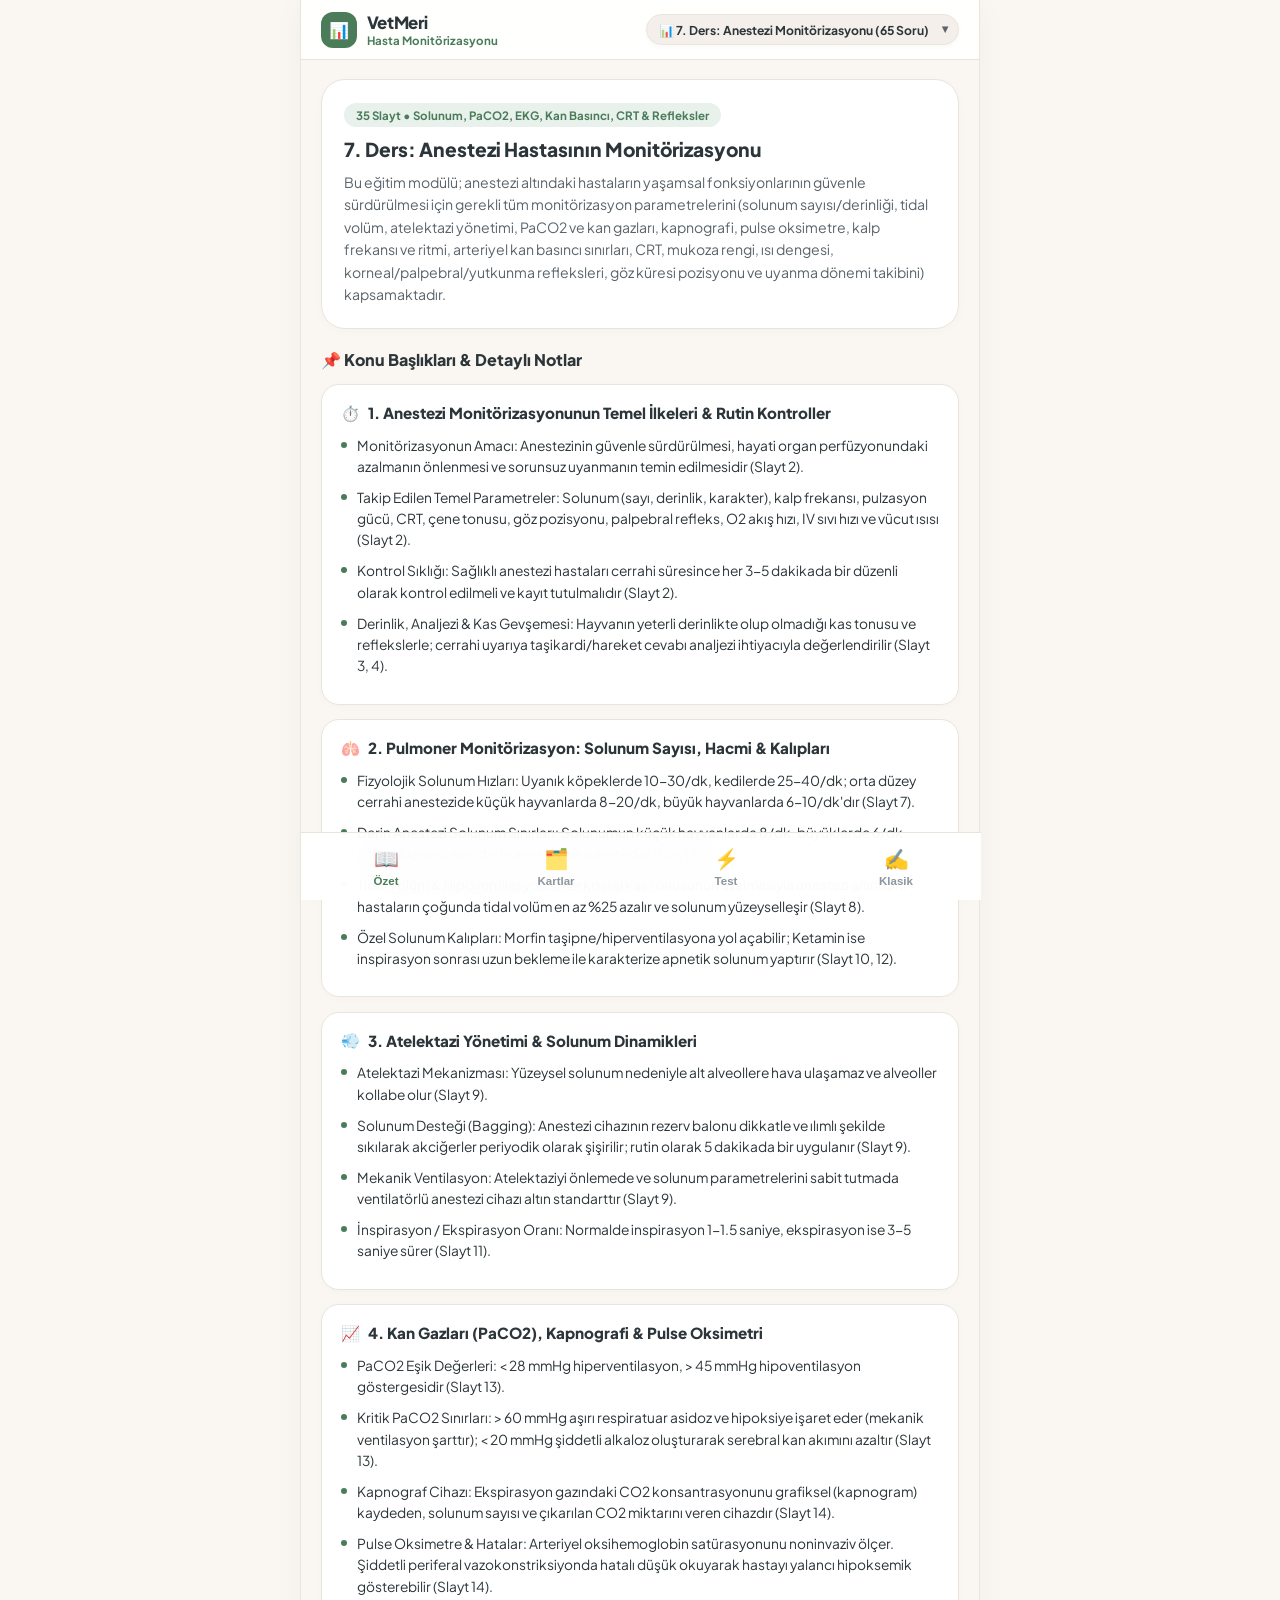
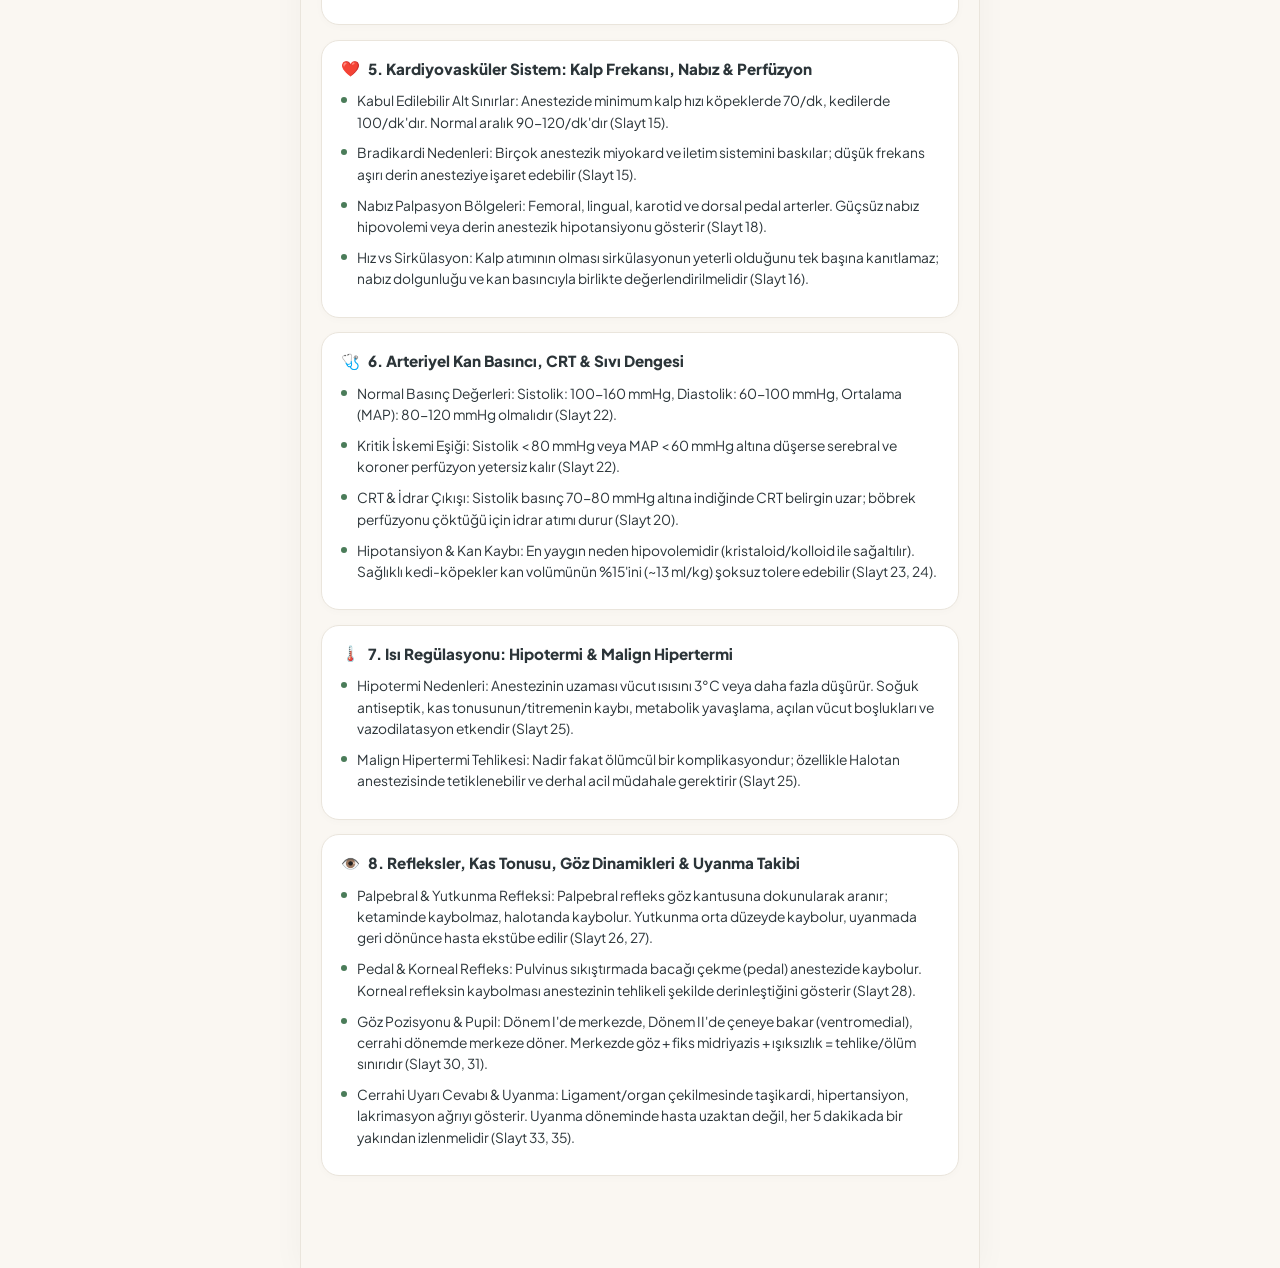
<file: index.html>
<!DOCTYPE html>
<html lang="tr">
<head>
  <meta charset="UTF-8">
  <meta name="viewport" content="width=device-width, initial-scale=1.0, maximum-scale=1.0, user-scalable=no, viewport-fit=cover">
  <title>VetMeri - Veteriner Çalışma Asistanı</title>
  
  <link rel="preconnect" href="https://fonts.googleapis.com">
  <link rel="preconnect" href="https://fonts.gstatic.com" crossorigin>
  <link href="https://fonts.googleapis.com/css2?family=Plus+Jakarta+Sans:wght@400;500;600;700;800&display=swap" rel="stylesheet">
  <link rel="stylesheet" href="style.css">
</head>
<body>
  <div class="app-shell">
    
    <!-- Top Bar -->
    <header class="app-header">
      <div class="brand-badge">
        <div class="brand-logo" id="brand-logo-icon">🐾</div>
        <div class="brand-info">
          <h1>VetMeri</h1>
          <p id="header-category">Sindirim Sistemi Hastalıkları</p>
        </div>
      </div>
      <div class="module-dropdown-wrapper">
        <select id="module-selector" class="module-select" aria-label="Ders Seçiniz">
          <option value="monitorizasyon" selected>📊 7. Ders: Anestezi Monitörizasyonu (65 Soru)</option>
          <option value="inhalasyon">🌬️ 6. Ders: İnhalasyon Anestezikleri (60 Soru)</option>
          <option value="ekipmanlar">🎛️ 5. Ders: Anestezi Ekipmanları (60 Soru)</option>
          <option value="genel_anestezi">💉 4. Ders: Genel Anestezi (55 Soru)</option>
          <option value="sindirim">🐾 3. Ders: Sindirim Sistemi (140 Soru)</option>
          <option value="preanestezi">💊 2. Ders: Preanestezik İlaçlar (60 Soru)</option>
          <option value="anestezi">🩺 1. Ders: Anestezi & Muayene (65 Soru)</option>
          <option value="hepsi">📚 Tümü: Kümülatif Havuz (505 Soru)</option>
        </select>
      </div>
    </header>

    <!-- Main Content -->
    <main class="app-content">
      
      <!-- ================= 1. TAB: ÖZET ================= -->
      <section id="tab-ozet" class="tab-screen active">
        <div class="hero-card">
          <span class="hero-badge" id="hero-badge">Ders Notu Özeti</span>
          <h2 class="hero-title" id="hero-title">Kedi & Köpek Sindirim Sistemi Hastalıkları</h2>
          <p class="hero-desc" id="hero-desc">Doç. Dr. Kenan Çağrı Tümer'in 240 slaytlık ders notu: Özefagitis, megaözefagus, GDV, AHDS, IBD, PKE ve Myasthenia gravis vaka analizi.</p>
        </div>

        <div class="section-title">📌 Konu Başlıkları & Detaylı Notlar</div>
        <div class="summary-sections-list" id="summary-sections-container">
          <!-- Dinamik doldurulur -->
        </div>
      </section>

      <!-- ================= 2. TAB: BİLGİ KARTLARI ================= -->
      <section id="tab-kartlar" class="tab-screen">
        <div class="flashcard-topbar">
          <span style="font-size: 0.9rem; font-weight: 700; color: var(--text-muted);" id="card-counter">Kart 1 / 20</span>
          <span style="font-size: 0.8rem; font-weight: 600; color: var(--primary);">Dokun ve Çevir</span>
        </div>

        <div class="card-viewport" id="flashcard-box">
          <div class="flip-card" id="flip-card-element">
            <div class="card-face front">
              <div class="card-tag">SORU</div>
              <div class="card-body-text" id="card-front-text">Yükleniyor...</div>
              <div class="card-flip-prompt">🔄 Cevabı görmek için dokun</div>
            </div>
            <div class="card-face back">
              <div class="card-tag">CEVAP</div>
              <div class="card-body-text" id="card-back-text">Açıklama burada...</div>
              <div class="card-flip-prompt">🔄 Soruya dönmek için dokun</div>
            </div>
          </div>
        </div>

        <!-- Sadece Önceki, Karıştır, Sonraki -->
        <div class="card-nav-row">
          <button class="btn-card-ctrl" id="btn-card-prev">← Önceki</button>
          <button class="btn-card-ctrl shuffle" id="btn-card-shuffle" title="Karıştır">🔀</button>
          <button class="btn-card-ctrl primary" id="btn-card-next">Sonraki →</button>
        </div>
      </section>

      <!-- ================= 3. TAB: QUIZ ================= -->
      <section id="tab-quiz" class="tab-screen">
        <div class="quiz-topbar">
          <span style="font-size: 0.9rem; font-weight: 800; color: var(--text-main);" id="quiz-counter">Soru 1 / 60</span>
          <span class="slide-tag-pill" id="quiz-slide-pill">Slayt 2</span>
        </div>

        <div class="question-box">
          <div class="question-text" id="quiz-question-text">
            Soru metni yükleniyor...
          </div>
        </div>

        <div class="options-list" id="quiz-options-container">
          <!-- Seçenekler dinamik gelir -->
        </div>

        <div class="feedback-box" id="quiz-feedback-drawer">
          <div class="feedback-header">
            <div class="feedback-title" id="feedback-result-title">Doğru Yanıt</div>
            <div class="feedback-slide-badge" id="feedback-slide-badge">📌 Slayt 20</div>
          </div>
          <p class="feedback-desc" id="feedback-general-text"></p>
          <div class="distractor-analysis" id="feedback-distractor-text"></div>
        </div>

        <button class="btn-next-quiz" id="quiz-next-btn" style="display: none;">
          Sonraki Soruya Geç →
        </button>
      </section>

      <!-- ================= 4. TAB: KLASİK SORULAR ================= -->
      <section id="tab-klasik" class="tab-screen">
        <div class="quiz-topbar">
          <span style="font-size: 0.9rem; font-weight: 800; color: var(--text-main);" id="au-counter">Soru 1 / 15</span>
          <span class="slide-tag-pill" id="au-slide-pill">Slayt 2</span>
        </div>

        <div class="au-card">
          <span class="au-tag">AÇIK UÇLU SORU</span>
          <div class="question-text" id="au-question-text" style="margin-bottom: 1rem;">
            Soru yükleniyor...
          </div>

          <button class="btn-reveal-answer" id="btn-reveal-au">
            👁️ Cevabı Göster
          </button>

          <div class="au-answer-box" id="au-answer-box">
            <div style="display: flex; justify-content: space-between; margin-bottom: 0.5rem;">
              <strong style="color: var(--primary); font-size: 0.9rem;">Model Cevap:</strong>
              <span style="font-size: 0.75rem; color: var(--text-muted); font-weight: 700;" id="au-answer-slide">Slayt 2</span>
            </div>
            <p style="font-size: 0.88rem; line-height: 1.55; color: var(--text-main);" id="au-ideal-answer"></p>
          </div>
        </div>

        <div class="card-nav-row" style="margin-top: 1.25rem;">
          <button class="btn-card-ctrl" id="btn-au-prev">← Önceki Soru</button>
          <button class="btn-card-ctrl primary" id="btn-au-next">Sonraki Soru →</button>
        </div>
      </section>

    </main>

    <!-- Bottom Navigation Bar -->
    <nav class="bottom-nav">
      <button class="nav-item active" data-tab="ozet">
        <div class="nav-icon">📖</div>
        <div class="nav-label">Özet</div>
      </button>
      <button class="nav-item" data-tab="kartlar">
        <div class="nav-icon">🗂️</div>
        <div class="nav-label">Kartlar</div>
      </button>
      <button class="nav-item" data-tab="quiz">
        <div class="nav-icon">⚡</div>
        <div class="nav-label">Test</div>
      </button>
      <button class="nav-item" data-tab="klasik">
        <div class="nav-icon">✍️</div>
        <div class="nav-label">Klasik</div>
      </button>
    </nav>

  </div>

  <script src="data.js"></script>
  <script src="app.js"></script>
</body>
</html>
</file>
<file: style.css>
:root {
  --bg-primary: #FAF7F2;
  --bg-surface: #FFFFFF;
  --bg-surface-elevated: #F4EFEA;
  --bg-glass: rgba(255, 255, 255, 0.92);
  --border-subtle: #EAE5DC;
  --border-active: #4A7C59;
  
  --primary: #4A7C59; /* Soft Sage Green */
  --primary-light: #E8F1EC;
  --accent: #D97757;  /* Warm Blush / Terracotta */
  --accent-light: #FDF0EC;
  --danger: #C95D63;
  --danger-light: #FBEBED;
  
  --text-main: #2C3539;
  --text-muted: #5A646A;
  --text-faint: #8C969E;
  
  --font-sans: 'Plus Jakarta Sans', -apple-system, BlinkMacSystemFont, 'Segoe UI', Roboto, sans-serif;
  --radius-sm: 12px;
  --radius-md: 18px;
  --radius-lg: 24px;
  --radius-pill: 9999px;
  
  --nav-height: 68px;
  --header-height: 60px;
}

* {
  box-sizing: border-box;
  margin: 0;
  padding: 0;
  -webkit-tap-highlight-color: transparent;
  user-select: none;
}

body {
  background-color: var(--bg-primary);
  color: var(--text-main);
  font-family: var(--font-sans);
  min-height: 100vh;
  display: flex;
  justify-content: center;
  overflow-x: hidden;
}

/* Tablet & Phone Shell */
.app-shell {
  width: 100%;
  max-width: 540px;
  min-height: 100vh;
  display: flex;
  flex-direction: column;
  background-color: var(--bg-primary);
  position: relative;
  box-shadow: 0 4px 30px rgba(0, 0, 0, 0.04);
}

@media (min-width: 768px) {
  .app-shell {
    max-width: 680px;
    border-left: 1px solid var(--border-subtle);
    border-right: 1px solid var(--border-subtle);
  }
}

/* Top App Header */
.app-header {
  height: var(--header-height);
  position: sticky;
  top: 0;
  z-index: 50;
  display: flex;
  align-items: center;
  justify-content: space-between;
  padding: 0 1.25rem;
  background: var(--bg-glass);
  backdrop-filter: blur(16px);
  border-bottom: 1px solid var(--border-subtle);
}

.brand-badge {
  display: flex;
  align-items: center;
  gap: 0.6rem;
}

.brand-logo {
  width: 36px;
  height: 36px;
  border-radius: 12px;
  background: var(--primary);
  display: flex;
  align-items: center;
  justify-content: center;
  color: white;
  font-weight: 800;
  font-size: 1rem;
}

.brand-info h1 {
  font-size: 1.05rem;
  font-weight: 800;
  color: var(--text-main);
  letter-spacing: -0.02em;
}

.brand-info p {
  font-size: 0.72rem;
  color: var(--primary);
  font-weight: 700;
  white-space: nowrap;
}

/* Module Selector Dropdown */
.module-dropdown-wrapper {
  position: relative;
  display: flex;
  align-items: center;
  max-width: 58%;
}

.module-select {
  appearance: none;
  -webkit-appearance: none;
  background: var(--bg-surface-elevated);
  color: var(--text-main);
  border: 1.5px solid var(--border-subtle);
  border-radius: var(--radius-pill);
  padding: 0.4rem 1.8rem 0.4rem 0.75rem;
  font-family: var(--font-sans);
  font-size: 0.76rem;
  font-weight: 700;
  cursor: pointer;
  outline: none;
  transition: all 0.2s ease;
  box-shadow: 0 2px 5px rgba(0, 0, 0, 0.03);
  text-overflow: ellipsis;
  overflow: hidden;
  white-space: nowrap;
  max-width: 100%;
}

.module-select:hover {
  border-color: var(--primary);
  background: var(--bg-surface);
}

.module-select:focus {
  border-color: var(--primary);
  box-shadow: 0 0 0 3px var(--primary-light);
}

.module-dropdown-wrapper::after {
  content: '▼';
  font-size: 0.55rem;
  color: var(--text-muted);
  position: absolute;
  right: 0.65rem;
  pointer-events: none;
}

/* Main Content Area */
.app-content {
  flex: 1;
  padding: 1.2rem 1.25rem calc(var(--nav-height) + 1.5rem);
  overflow-y: auto;
}

/* Tab Screens */
.tab-screen {
  display: none;
  animation: fadeIn 0.2s ease-out;
}

.tab-screen.active {
  display: block;
}

@keyframes fadeIn {
  from { opacity: 0; transform: translateY(6px); }
  to { opacity: 1; transform: translateY(0); }
}

/* Hero Section in Summary */
.hero-card {
  background: var(--bg-surface);
  border: 1px solid var(--border-subtle);
  border-radius: var(--radius-lg);
  padding: 1.4rem;
  margin-bottom: 1.25rem;
  box-shadow: 0 2px 12px rgba(0, 0, 0, 0.02);
}

.hero-badge {
  display: inline-block;
  padding: 0.3rem 0.75rem;
  background: var(--primary-light);
  color: var(--primary);
  border-radius: var(--radius-pill);
  font-size: 0.72rem;
  font-weight: 700;
  margin-bottom: 0.6rem;
}

.hero-title {
  font-size: 1.2rem;
  font-weight: 800;
  line-height: 1.35;
  color: var(--text-main);
  margin-bottom: 0.5rem;
}

.hero-desc {
  font-size: 0.88rem;
  line-height: 1.6;
  color: var(--text-muted);
}

/* Section Header */
.section-title {
  font-size: 1rem;
  font-weight: 800;
  color: var(--text-main);
  margin: 1.25rem 0 0.85rem;
}

.summary-sections-list {
  display: flex;
  flex-direction: column;
  gap: 0.9rem;
}

.summary-section-card {
  background: var(--bg-surface);
  border: 1px solid var(--border-subtle);
  border-radius: var(--radius-md);
  padding: 1.1rem 1.2rem;
  box-shadow: 0 2px 8px rgba(0, 0, 0, 0.02);
}

.summary-section-title {
  font-size: 0.95rem;
  font-weight: 800;
  color: var(--text-main);
  margin-bottom: 0.75rem;
  display: flex;
  align-items: center;
  gap: 0.5rem;
}

.summary-bullet {
  display: flex;
  align-items: flex-start;
  gap: 0.6rem;
  font-size: 0.86rem;
  line-height: 1.55;
  color: var(--text-main);
  margin-bottom: 0.6rem;
}

.bullet-dot {
  width: 6px;
  height: 6px;
  min-width: 6px;
  border-radius: 50%;
  background: var(--primary);
  margin-top: 7px;
}

/* ================= FLASHCARDS ================= */
.flashcard-topbar {
  display: flex;
  align-items: center;
  justify-content: space-between;
  margin-bottom: 1.2rem;
}

.card-viewport {
  perspective: 1000px;
  width: 100%;
  height: 350px;
  margin-bottom: 1.5rem;
  cursor: pointer;
}

.flip-card {
  width: 100%;
  height: 100%;
  position: relative;
  transform-style: preserve-3d;
  transition: transform 0.45s cubic-bezier(0.4, 0, 0.2, 1);
  border-radius: var(--radius-lg);
}

.flip-card.is-flipped {
  transform: rotateY(180deg);
}

.card-face {
  position: absolute;
  width: 100%;
  height: 100%;
  backface-visibility: hidden;
  border-radius: var(--radius-lg);
  padding: 2.2rem 1.8rem;
  display: flex;
  flex-direction: column;
  justify-content: space-between;
  border: 1px solid var(--border-subtle);
  background: var(--bg-surface);
  box-shadow: 0 8px 24px rgba(0, 0, 0, 0.04);
}

.card-face.back {
  transform: rotateY(180deg);
  background: #FCFAF7;
  border-color: rgba(217, 119, 87, 0.3);
}

.card-tag {
  display: inline-block;
  padding: 0.25rem 0.65rem;
  background: var(--primary-light);
  color: var(--primary);
  border-radius: 8px;
  font-size: 0.72rem;
  font-weight: 800;
  letter-spacing: 0.03em;
}

.card-face.back .card-tag {
  background: var(--accent-light);
  color: var(--accent);
}

.card-body-text {
  font-size: 1.15rem;
  font-weight: 700;
  line-height: 1.55;
  text-align: center;
  color: var(--text-main);
  margin: auto 0;
}

.card-face.back .card-body-text {
  font-size: 1.05rem;
  font-weight: 600;
  color: var(--text-main);
}

.card-flip-prompt {
  text-align: center;
  font-size: 0.75rem;
  color: var(--text-faint);
  font-weight: 600;
}

/* Flashcard Bottom Controls */
.card-nav-row {
  display: flex;
  align-items: center;
  justify-content: space-between;
  gap: 0.75rem;
}

.btn-card-ctrl {
  flex: 1;
  padding: 0.9rem;
  border-radius: var(--radius-md);
  border: 1px solid var(--border-subtle);
  background: var(--bg-surface);
  color: var(--text-main);
  font-weight: 700;
  font-size: 0.88rem;
  cursor: pointer;
  display: flex;
  align-items: center;
  justify-content: center;
  gap: 0.4rem;
}

.btn-card-ctrl.primary {
  background: var(--primary);
  color: white;
  border-color: var(--primary);
}

.btn-card-ctrl.shuffle {
  flex: 0 0 50px;
  background: var(--accent-light);
  color: var(--accent);
  border-color: transparent;
  font-size: 1.1rem;
}

/* ================= QUIZ ================= */
.quiz-topbar {
  display: flex;
  align-items: center;
  justify-content: space-between;
  margin-bottom: 1.2rem;
}

.slide-tag-pill {
  padding: 0.3rem 0.7rem;
  background: var(--primary-light);
  color: var(--primary);
  border-radius: 8px;
  font-size: 0.75rem;
  font-weight: 700;
}

.question-box {
  background: var(--bg-surface);
  border: 1px solid var(--border-subtle);
  border-radius: var(--radius-lg);
  padding: 1.35rem;
  margin-bottom: 1.2rem;
  box-shadow: 0 2px 10px rgba(0, 0, 0, 0.02);
}

.question-text {
  font-size: 1.05rem;
  font-weight: 700;
  line-height: 1.5;
  color: var(--text-main);
  user-select: text;
}

.options-list {
  display: flex;
  flex-direction: column;
  gap: 0.75rem;
  margin-bottom: 1.2rem;
}

.option-btn {
  display: flex;
  align-items: flex-start;
  gap: 0.85rem;
  background: var(--bg-surface);
  border: 1.5px solid var(--border-subtle);
  border-radius: var(--radius-md);
  padding: 1rem 1.1rem;
  text-align: left;
  cursor: pointer;
  color: var(--text-main);
  font-family: inherit;
  font-size: 0.9rem;
  line-height: 1.45;
  transition: background-color 0.15s, border-color 0.15s;
}

.opt-letter {
  width: 28px;
  height: 28px;
  min-width: 28px;
  border-radius: 50%;
  background: var(--bg-primary);
  border: 1px solid var(--border-subtle);
  display: flex;
  align-items: center;
  justify-content: center;
  font-weight: 700;
  font-size: 0.8rem;
  color: var(--text-muted);
}

.option-btn.is-correct {
  border-color: var(--primary) !important;
  background: #EBF7EE !important;
}

.option-btn.is-correct .opt-letter {
  background: var(--primary) !important;
  color: white !important;
  border-color: var(--primary) !important;
}

.option-btn.is-wrong {
  border-color: var(--danger) !important;
  background: var(--danger-light) !important;
}

.option-btn.is-wrong .opt-letter {
  background: var(--danger) !important;
  color: white !important;
  border-color: var(--danger) !important;
}

/* Feedback Drawer */
.feedback-box {
  display: none;
  background: #FDFBF8;
  border-radius: var(--radius-lg);
  padding: 1.25rem;
  border: 1.2px solid var(--border-subtle);
  margin-bottom: 1.2rem;
}

.feedback-box.show {
  display: block;
}

.feedback-box.correct {
  background: #F2FAF4;
  border-color: rgba(74, 124, 89, 0.4);
}

.feedback-box.wrong {
  background: #FDF4F4;
  border-color: rgba(201, 93, 99, 0.4);
}

.feedback-header {
  display: flex;
  align-items: center;
  justify-content: space-between;
  margin-bottom: 0.6rem;
}

.feedback-title {
  font-size: 0.95rem;
  font-weight: 800;
}

.feedback-box.correct .feedback-title { color: var(--primary); }
.feedback-box.wrong .feedback-title { color: var(--danger); }

.feedback-slide-badge {
  padding: 0.25rem 0.65rem;
  border-radius: 8px;
  font-size: 0.75rem;
  font-weight: 800;
  background: var(--bg-surface);
  border: 1px solid var(--border-subtle);
  color: var(--text-main);
}

.feedback-desc {
  font-size: 0.88rem;
  line-height: 1.55;
  color: var(--text-main);
  margin-bottom: 0.6rem;
  user-select: text;
}

.distractor-analysis {
  font-size: 0.8rem;
  line-height: 1.5;
  color: var(--text-muted);
  background: rgba(255, 255, 255, 0.8);
  padding: 0.75rem;
  border-radius: var(--radius-sm);
  border: 1px solid var(--border-subtle);
  user-select: text;
}

.btn-next-quiz {
  width: 100%;
  padding: 1rem;
  background: var(--primary);
  color: white;
  border: none;
  border-radius: var(--radius-md);
  font-weight: 800;
  font-size: 0.95rem;
  cursor: pointer;
}

/* ================= OPEN ENDED ================= */
.au-card {
  background: var(--bg-surface);
  border: 1px solid var(--border-subtle);
  border-radius: var(--radius-lg);
  padding: 1.4rem;
  margin-bottom: 1.2rem;
}

.au-tag {
  display: inline-block;
  padding: 0.25rem 0.6rem;
  background: var(--accent-light);
  color: var(--accent);
  border-radius: 8px;
  font-size: 0.7rem;
  font-weight: 800;
  margin-bottom: 0.75rem;
}

.btn-reveal-answer {
  width: 100%;
  padding: 0.9rem;
  background: var(--bg-surface);
  border: 1.5px solid var(--primary);
  color: var(--primary);
  border-radius: var(--radius-md);
  font-weight: 700;
  font-size: 0.9rem;
  cursor: pointer;
  margin-top: 1rem;
}

.au-answer-box {
  display: none;
  background: #F7FBF8;
  border: 1px solid rgba(74, 124, 89, 0.35);
  border-radius: var(--radius-md);
  padding: 1.1rem;
  margin-top: 1rem;
  user-select: text;
}

.au-answer-box.show {
  display: block;
}

/* Bottom Navigation Bar */
.bottom-nav {
  position: fixed;
  bottom: 0;
  width: 100%;
  max-width: 540px;
  height: var(--nav-height);
  background: var(--bg-glass);
  backdrop-filter: blur(20px);
  border-top: 1px solid var(--border-subtle);
  display: flex;
  align-items: center;
  justify-content: space-around;
  z-index: 100;
}

@media (min-width: 768px) {
  .bottom-nav {
    max-width: 680px;
  }
}

.nav-item {
  display: flex;
  flex-direction: column;
  align-items: center;
  justify-content: center;
  gap: 0.25rem;
  flex: 1;
  height: 100%;
  color: var(--text-faint);
  background: none;
  border: none;
  cursor: pointer;
}

.nav-icon {
  font-size: 1.25rem;
}

.nav-label {
  font-size: 0.72rem;
  font-weight: 700;
}

.nav-item.active {
  color: var(--primary);
}
</file>
